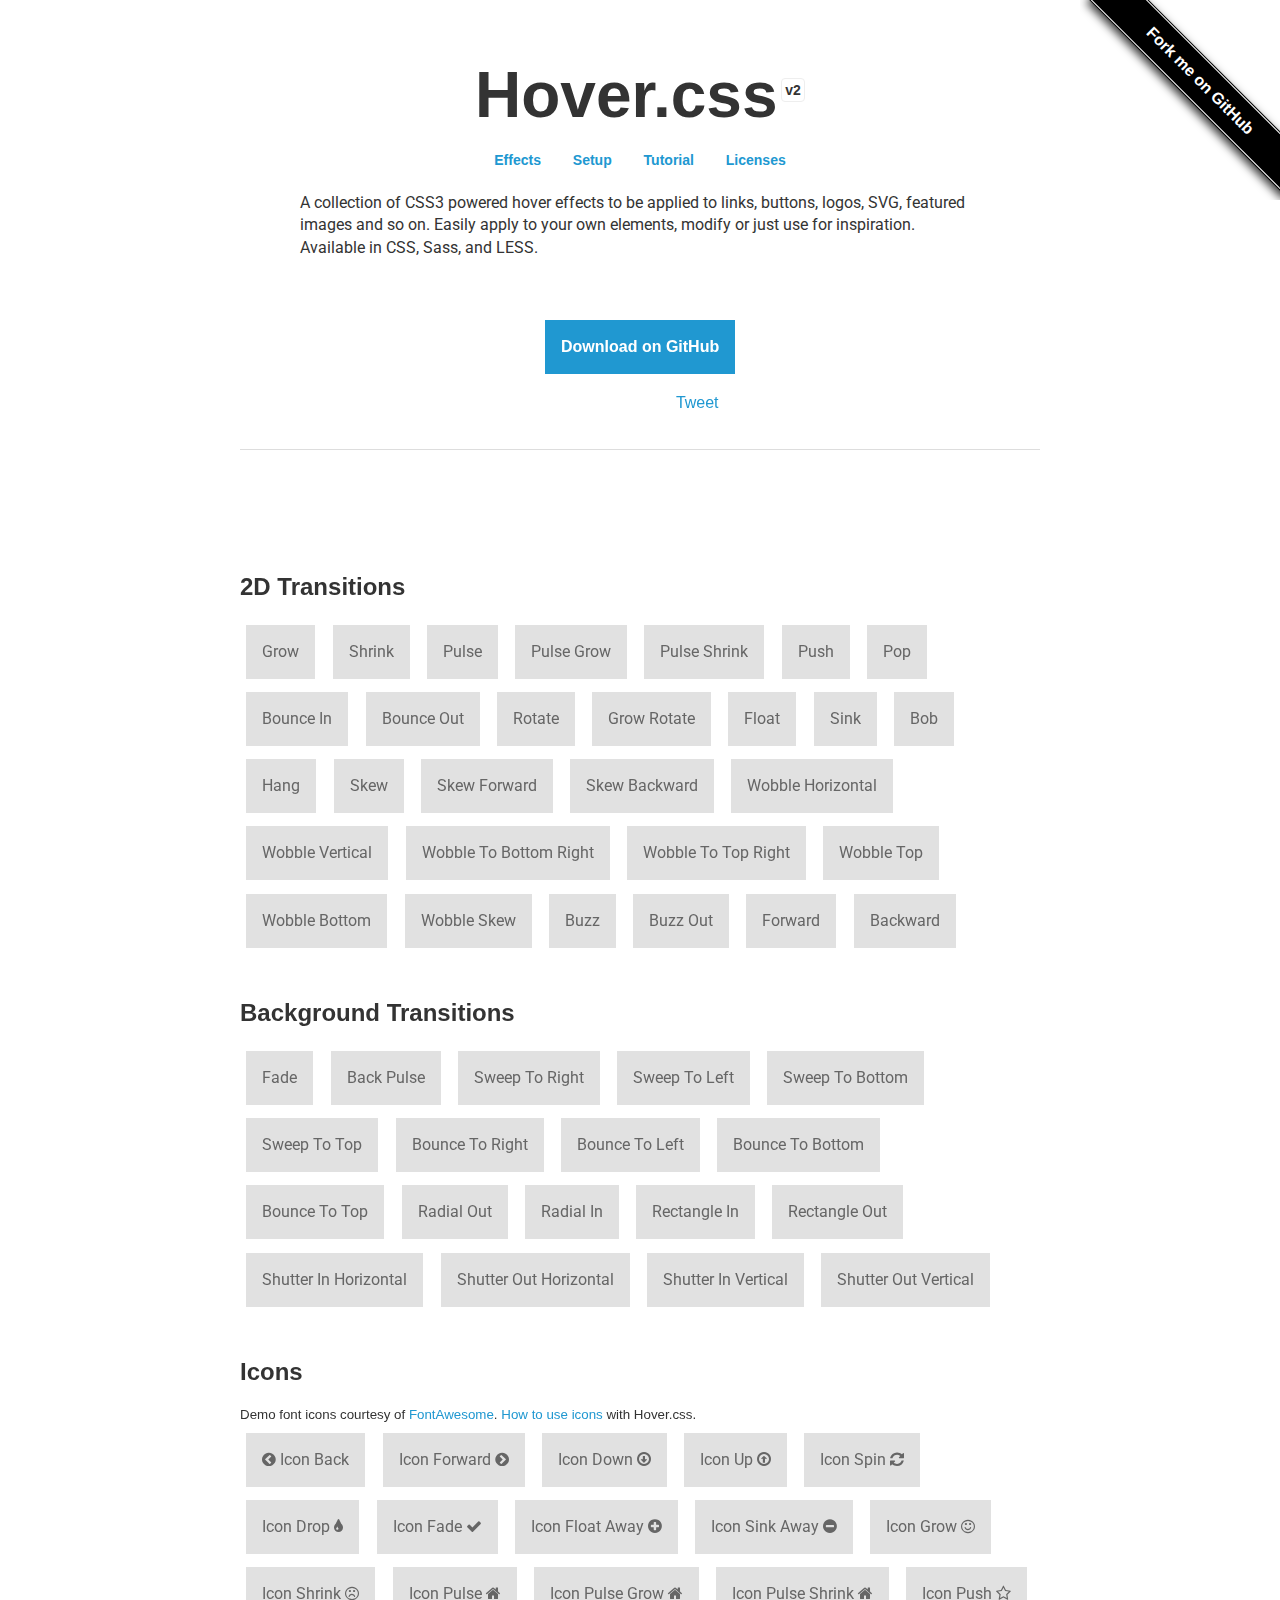
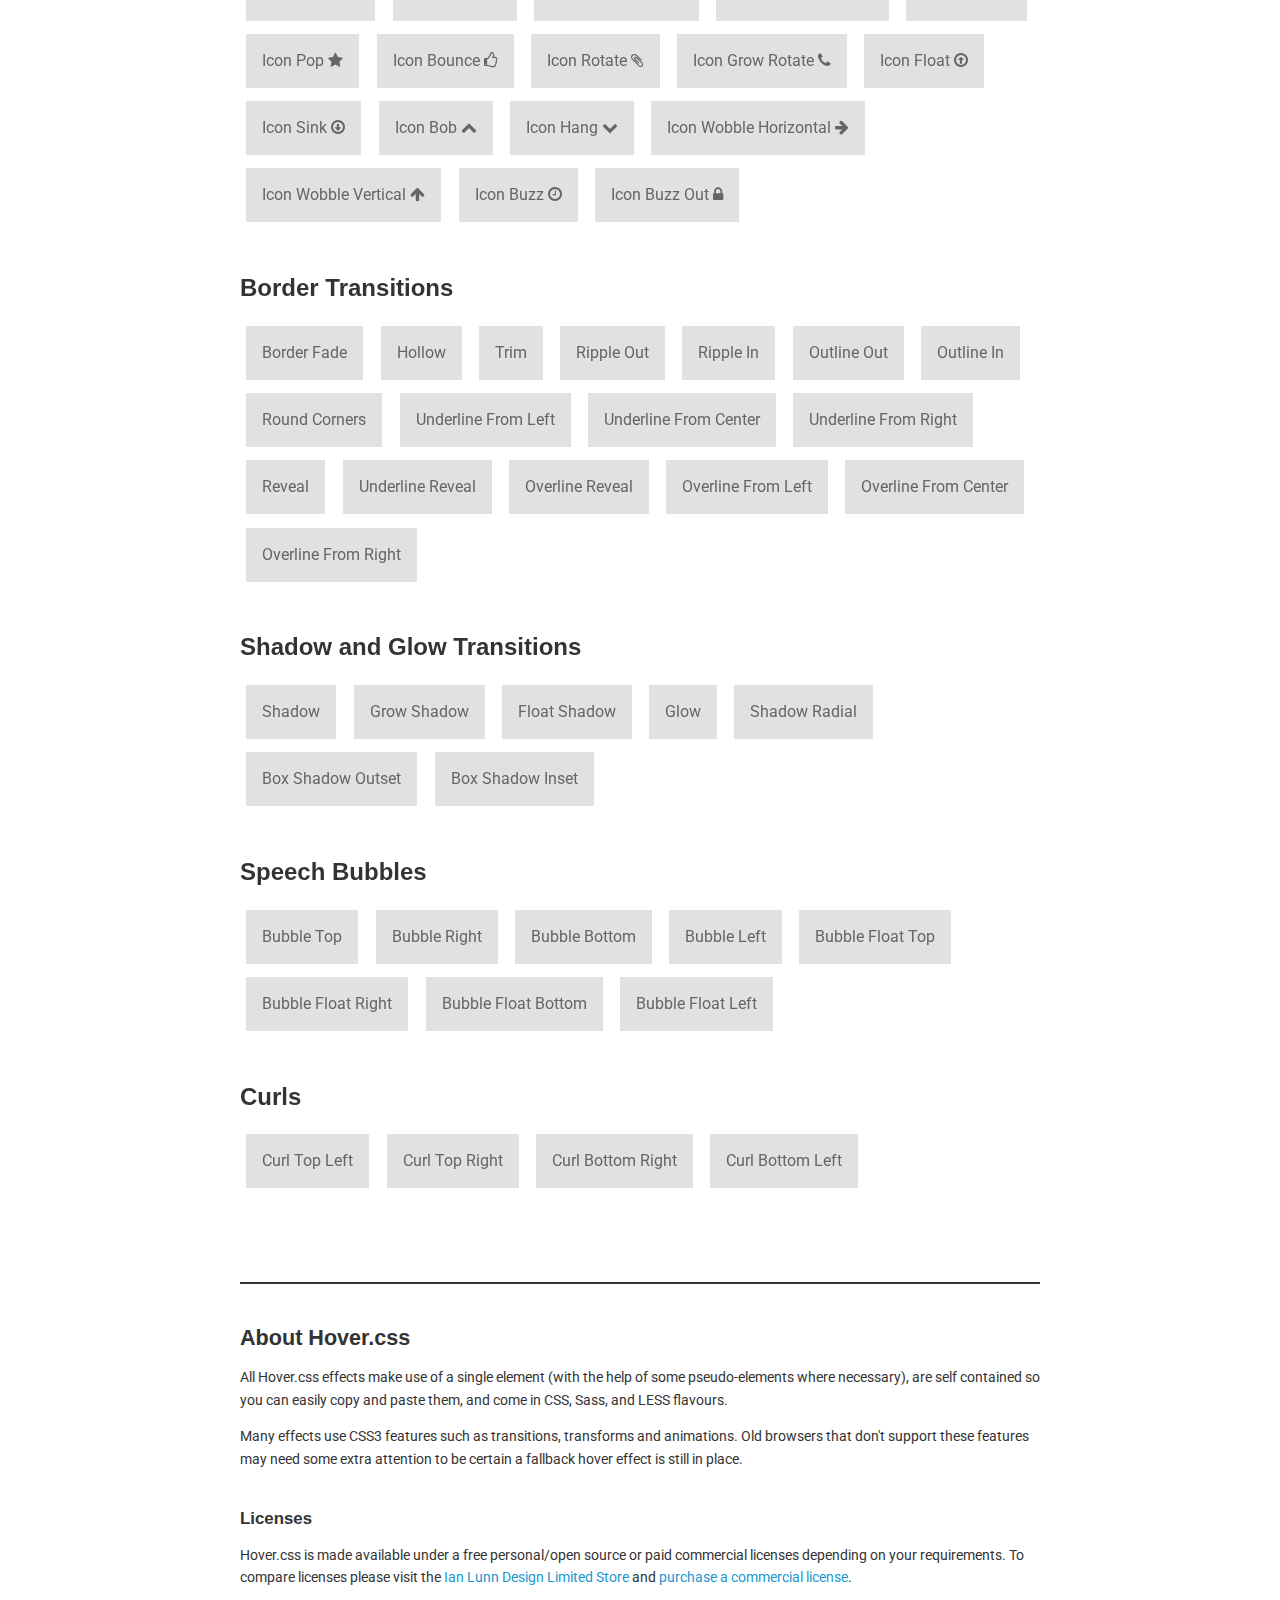
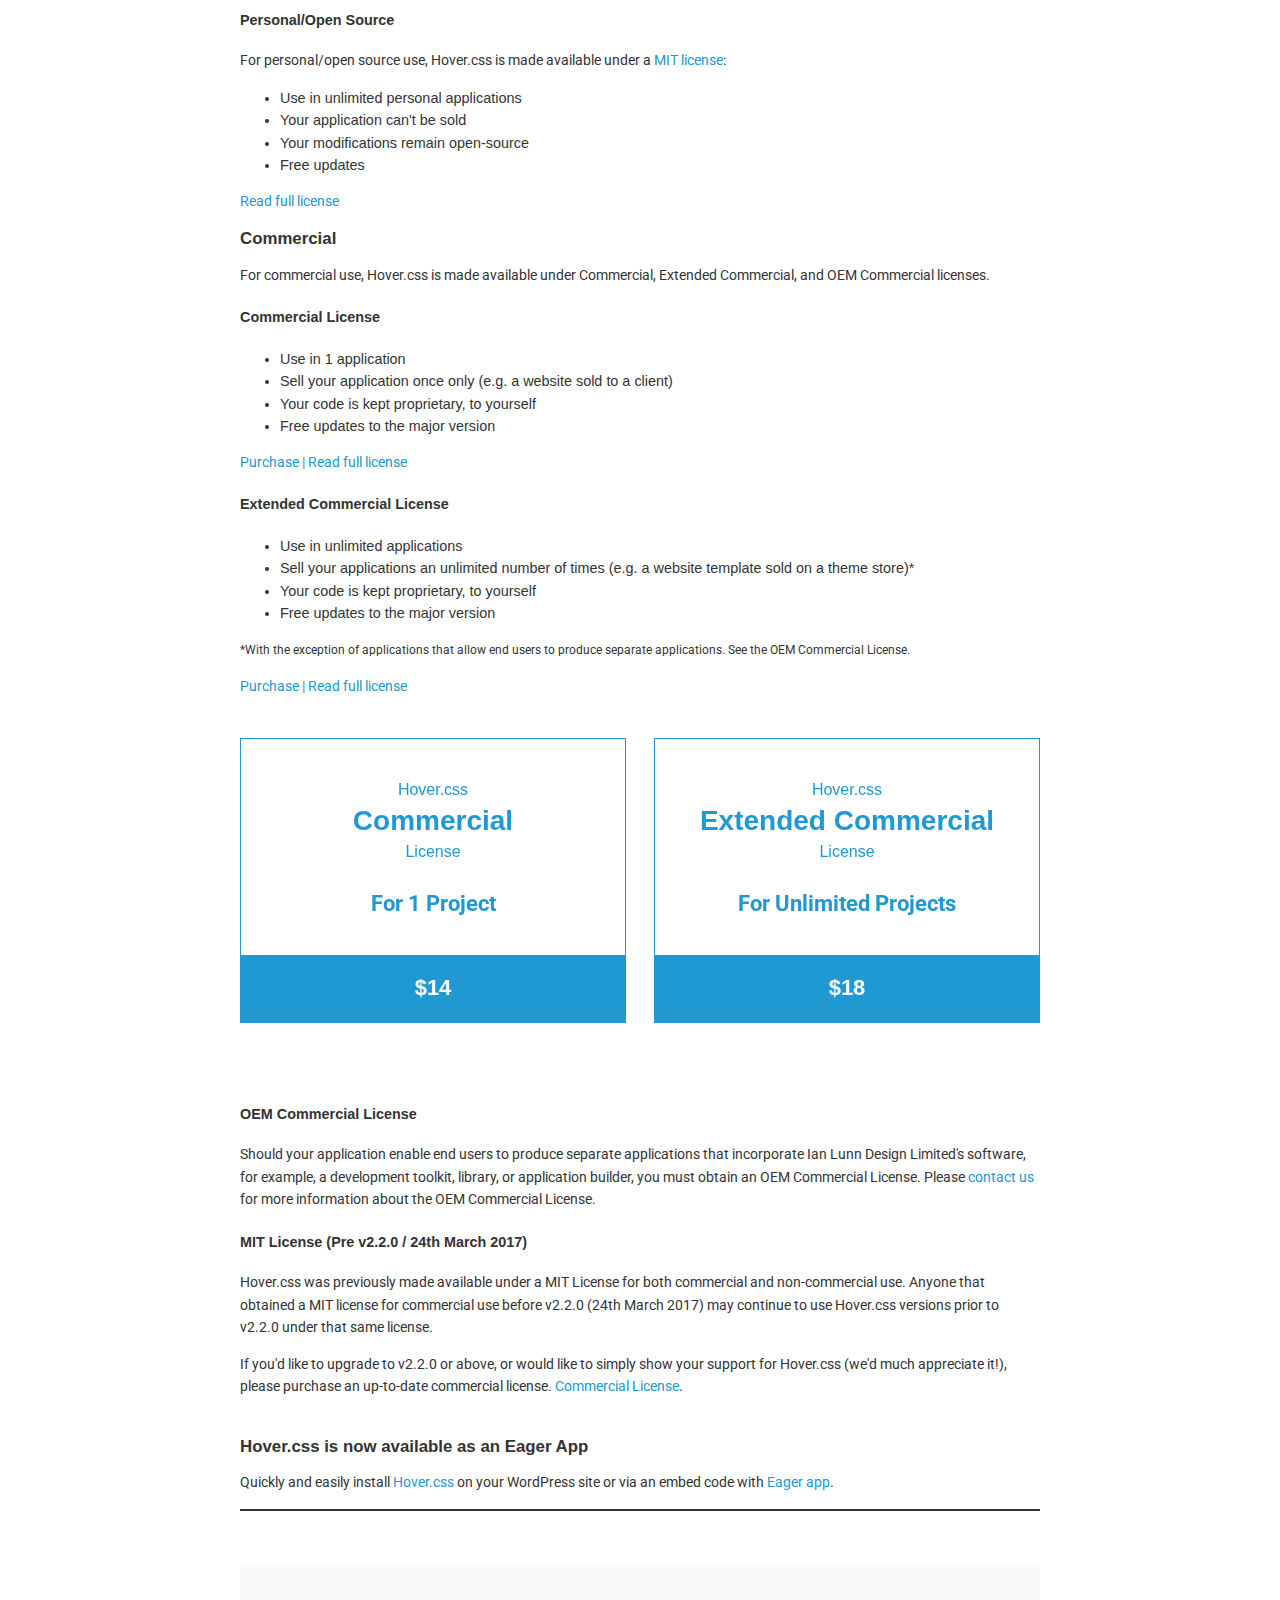
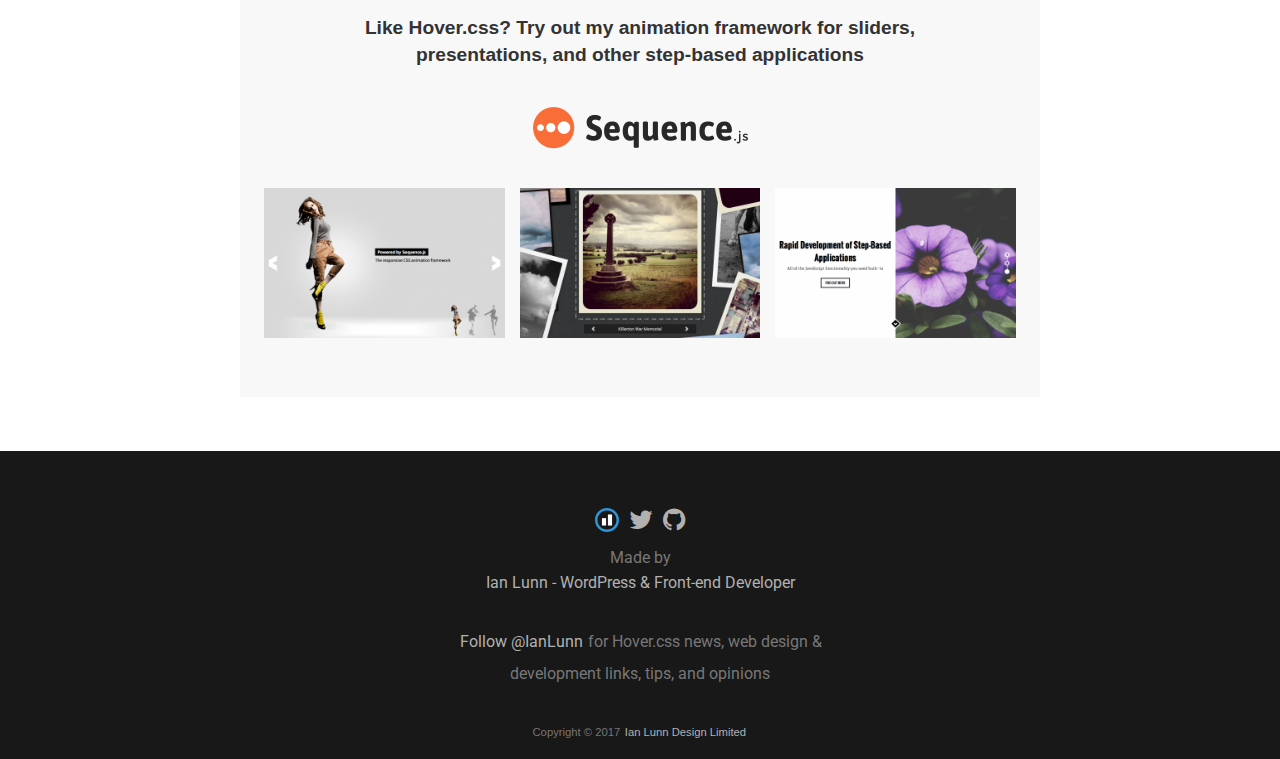
<file: HTML-CSS/Grid/Hover-master/index.html>
<!DOCTYPE html>
<html lang="en">
	<head>
		<meta charset="utf-8">
		<meta property="og:image" content="https://ianlunn.github.io/Hover/hover.jpg" />
		<meta property="og:site_name" content="Hover.css"/>
		<meta property="og:title" content="Hover.css - A collection of CSS3 powered hover effects" />
		<title>Hover.css - A collection of CSS3 powered hover effects</title>
		<link href="css/demo-page.css" rel="stylesheet" media="all">
		<link href="css/hover.css" rel="stylesheet" media="all">
		<link href="https://maxcdn.bootstrapcdn.com/font-awesome/4.2.0/css/font-awesome.min.css" rel="stylesheet" media="all">
	</head>
	<body>

		<!--[if lt IE 10]>
		<p class="browsehappy">You are using an <strong>outdated</strong> browser. Please <a href="https://browsehappy.com/">upgrade your browser</a> to improve your experience.</p>
		<![endif]-->

		<div class="main">
			<span id="forkongithub"><a href="https://github.com/IanLunn/Hover">Fork me on GitHub</a></span>

			<h1>Hover.css <a href="https://github.com/IanLunn/Hover/releases" class="sup" title="View release history">v2</a></h1>

			<nav>
				<ul>
					<li><a href="#effects" title="Effects">Effects</a></li>
					<li><a href="https://github.com/IanLunn/Hover/blob/master/README.md#hovercss" title="Setup">Setup</a></li>
					<li><a href="https://ianlunn.co.uk/articles/hover-css-tutorial-introduction/" title="hover.css Tutorial and Introduction">Tutorial</a></li>
					<li><a href="#licenses" title="Licenses">Licenses</a></li>
				</ul>
			</nav>

			<p class="intro">A collection of CSS3 powered hover effects to be applied to links, buttons, logos, SVG, featured images and so on. Easily apply to your own elements, modify or just use for inspiration. Available in CSS, Sass, and LESS.</p>

			<div class="download aligncenter">
				<a class="button cta hvr-float-shadow" href="https://github.com/IanLunn/Hover">Download on GitHub</a>
			</div>

			<div class="social aligncenter">
				<div class="social-button">
					<iframe src="https://ghbtns.com/github-btn.html?user=IanLunn&repo=Hover&type=watch&count=true" allowtransparency="true" frameborder="0" scrolling="0" width="110" height="20"></iframe>
				</div>

				<div class="social-button">
					<a href="https://twitter.com/share" class="twitter-share-button" data-related="IanLunn" data-dnt="true">Tweet</a>
				</div>
			</div>

			<hr />
			<br />

			<script async type="text/javascript" src="//cdn.carbonads.com/carbon.js?serve=CKYIE23M&placement=ianlunncouk" id="_carbonads_js"></script>

			<div id="effects" class="effects">

				<h2>2D Transitions</h2>

				<a href="#" class="hvr-grow">Grow</a>
				<a href="#" class="hvr-shrink">Shrink</a>
				<a href="#" class="hvr-pulse">Pulse</a>
				<a href="#" class="hvr-pulse-grow">Pulse Grow</a>
				<a href="#" class="hvr-pulse-shrink">Pulse Shrink</a>
				<a href="#" class="hvr-push">Push</a>
				<a href="#" class="hvr-pop">Pop</a>
				<a href="#" class="hvr-bounce-in">Bounce In</a>
				<a href="#" class="hvr-bounce-out">Bounce Out</a>
				<a href="#" class="hvr-rotate">Rotate</a>
				<a href="#" class="hvr-grow-rotate">Grow Rotate</a>
				<a href="#" class="hvr-float">Float</a>
				<a href="#" class="hvr-sink">Sink</a>
				<a href="#" class="hvr-bob">Bob</a>
				<a href="#" class="hvr-hang">Hang</a>
				<a href="#" class="hvr-skew">Skew</a>
				<a href="#" class="hvr-skew-forward">Skew Forward</a>
				<a href="#" class="hvr-skew-backward">Skew Backward</a>
				<a href="#" class="hvr-wobble-horizontal">Wobble Horizontal</a>
				<a href="#" class="hvr-wobble-vertical">Wobble Vertical</a>
				<a href="#" class="hvr-wobble-to-bottom-right">Wobble To Bottom Right</a>
				<a href="#" class="hvr-wobble-to-top-right">Wobble To Top Right</a>
				<a href="#" class="hvr-wobble-top">Wobble Top</a>
				<a href="#" class="hvr-wobble-bottom">Wobble Bottom</a>
				<a href="#" class="hvr-wobble-skew">Wobble Skew</a>
				<a href="#" class="hvr-buzz">Buzz</a>
				<a href="#" class="hvr-buzz-out">Buzz Out</a>
				<a href="#" class="hvr-forward">Forward</a>
				<a href="#" class="hvr-backward">Backward</a>


				<h2>Background Transitions</h2>

				<a href="#" class="hvr-fade">Fade</a>
				<a href="#" class="hvr-back-pulse">Back Pulse</a>
				<a href="#" class="hvr-sweep-to-right">Sweep To Right</a>
				<a href="#" class="hvr-sweep-to-left">Sweep To Left</a>
				<a href="#" class="hvr-sweep-to-bottom">Sweep To Bottom</a>
				<a href="#" class="hvr-sweep-to-top">Sweep To Top</a>
				<a href="#" class="hvr-bounce-to-right">Bounce To Right</a>
				<a href="#" class="hvr-bounce-to-left">Bounce To Left</a>
				<a href="#" class="hvr-bounce-to-bottom">Bounce To Bottom</a>
				<a href="#" class="hvr-bounce-to-top">Bounce To Top</a>
				<a href="#" class="hvr-radial-out">Radial Out</a>
				<a href="#" class="hvr-radial-in">Radial In</a>
				<a href="#" class="hvr-rectangle-in">Rectangle In</a>
				<a href="#" class="hvr-rectangle-out">Rectangle Out</a>
				<a href="#" class="hvr-shutter-in-horizontal">Shutter In Horizontal</a>
				<a href="#" class="hvr-shutter-out-horizontal">Shutter Out Horizontal</a>
				<a href="#" class="hvr-shutter-in-vertical">Shutter In Vertical</a>
				<a href="#" class="hvr-shutter-out-vertical">Shutter Out Vertical</a>


				<h2>Icons</h2>

				<small>Demo font icons courtesy of <a href="https://fortawesome.github.io/Font-Awesome/">FontAwesome</a>. <a href="https://github.com/IanLunn/Hover/#using-icon-effects">How to use icons</a> with Hover.css.</small>

				<a href="#" class="hvr-icon-back">
					<i class="fa fa-chevron-circle-left hvr-icon"></i> Icon Back
				</a>
				<a href="#" class="hvr-icon-forward">
					Icon Forward
					<i class="fa fa-chevron-circle-right hvr-icon"></i>
				</a>
				<a href="#" class="hvr-icon-down">
					Icon Down <i class="fa fa-arrow-circle-o-down hvr-icon"></i>
				</a>
				<a href="#" class="hvr-icon-up">
					Icon Up <i class="fa fa-arrow-circle-o-up hvr-icon"></i>
				</a>
				<a href="#" class="hvr-icon-spin">
					Icon Spin <i class="fa fa-refresh hvr-icon"></i>
				</a>
				<a href="#" class="hvr-icon-drop">
					Icon Drop <i class="fa fa-tint hvr-icon"></i>
				</a>
				<a href="#" class="hvr-icon-fade">
					Icon Fade <i class="fa fa-check hvr-icon"></i>
				</a>
				<a href="#" class="hvr-icon-float-away">
					Icon Float Away <i class="fa fa-plus-circle hvr-icon"></i>
				</a>
				<a href="#" class="hvr-icon-sink-away">
					Icon Sink Away <i class="fa fa-minus-circle hvr-icon"></i>
				</a>
				<a href="#" class="hvr-icon-grow">
					Icon Grow <i class="fa fa-smile-o hvr-icon"></i>
				</a>
				<a href="#" class="hvr-icon-shrink">
					Icon Shrink <i class="fa fa-frown-o hvr-icon"></i>
				</a>
				<a href="#" class="hvr-icon-pulse">
					Icon Pulse <i class="fa fa-home hvr-icon"></i>
				</a>
				<a href="#" class="hvr-icon-pulse-grow">
					Icon Pulse Grow <i class="fa fa-home hvr-icon"></i>
				</a>
				<a href="#" class="hvr-icon-pulse-shrink">
					Icon Pulse Shrink <i class="fa fa-home hvr-icon"></i>
				</a>
				<a href="#" class="hvr-icon-push">
					Icon Push <i class="fa fa-star-o hvr-icon"></i>
				</a>
				<a href="#" class="hvr-icon-pop">
					Icon Pop <i class="fa fa-star hvr-icon"></i>
				</a>
				<a href="#" class="hvr-icon-bounce">
					Icon Bounce <i class="fa fa-thumbs-o-up hvr-icon"></i>
				</a>
				<a href="#" class="hvr-icon-rotate">
					Icon Rotate <i class="fa fa-paperclip hvr-icon"></i>
				</a>
				<a href="#" class="hvr-icon-grow-rotate">
					Icon Grow Rotate <i class="fa fa-phone hvr-icon"></i>
				</a>
				<a href="#" class="hvr-icon-float">
					Icon Float <i class="fa fa-arrow-circle-o-up hvr-icon"></i>
				</a>
				<a href="#" class="hvr-icon-sink">
					Icon Sink <i class="fa fa-arrow-circle-o-down hvr-icon"></i>
				</a>
				<a href="#" class="hvr-icon-bob">
					Icon Bob <i class="fa fa-chevron-up hvr-icon"></i>
				</a>
				<a href="#" class="hvr-icon-hang">
					Icon Hang <i class="fa fa-chevron-down hvr-icon"></i>
				</a>
				<a href="#" class="hvr-icon-wobble-horizontal">
					Icon Wobble Horizontal <i class="fa fa-arrow-right hvr-icon"></i>
				</a>
				<a href="#" class="hvr-icon-wobble-vertical">
					Icon Wobble Vertical <i class="fa fa-arrow-up hvr-icon"></i>
				</a>
				<a href="#" class="hvr-icon-buzz">
					Icon Buzz <i class="fa fa-clock-o hvr-icon"></i>
				</a>
				<a href="#" class="hvr-icon-buzz-out">
					Icon Buzz Out <i class="fa fa-lock hvr-icon"></i>
				</a>


				<h2>Border Transitions</h2>

				<a href="#" class="hvr-border-fade">Border Fade</a>
				<a href="#" class="hvr-hollow">Hollow</a>
				<a href="#" class="hvr-trim">Trim</a>
				<a href="#" class="hvr-ripple-out">Ripple Out</a>
				<a href="#" class="hvr-ripple-in">Ripple In</a>
				<a href="#" class="hvr-outline-out">Outline Out</a>
				<a href="#" class="hvr-outline-in">Outline In</a>
				<a href="#" class="hvr-round-corners">Round Corners</a>
				<a href="#" class="hvr-underline-from-left">Underline From Left</a>
				<a href="#" class="hvr-underline-from-center">Underline From Center</a>
				<a href="#" class="hvr-underline-from-right">Underline From Right</a>
				<a href="#" class="hvr-reveal">Reveal</a>
				<a href="#" class="hvr-underline-reveal">Underline Reveal</a>
				<a href="#" class="hvr-overline-reveal">Overline Reveal</a>
				<a href="#" class="hvr-overline-from-left">Overline From Left</a>
				<a href="#" class="hvr-overline-from-center">Overline From Center</a>
				<a href="#" class="hvr-overline-from-right">Overline From Right</a>


				<h2>Shadow and Glow Transitions</h2>

				<a href="#" class="hvr-shadow">Shadow</a>
				<a href="#" class="hvr-grow-shadow">Grow Shadow</a>
				<a href="#" class="hvr-float-shadow">Float Shadow</a>
				<a href="#" class="hvr-glow">Glow</a>
				<a href="#" class="hvr-shadow-radial">Shadow Radial</a>
				<a href="#" class="hvr-box-shadow-outset">Box Shadow Outset</a>
				<a href="#" class="hvr-box-shadow-inset">Box Shadow Inset</a>


				<h2>Speech Bubbles</h2>

				<a href="#" class="hvr-bubble-top">Bubble Top</a>
				<a href="#" class="hvr-bubble-right">Bubble Right</a>
				<a href="#" class="hvr-bubble-bottom">Bubble Bottom</a>
				<a href="#" class="hvr-bubble-left">Bubble Left</a>
				<a href="#" class="hvr-bubble-float-top">Bubble Float Top</a>
				<a href="#" class="hvr-bubble-float-right">Bubble Float Right</a>
				<a href="#" class="hvr-bubble-float-bottom">Bubble Float Bottom</a>
				<a href="#" class="hvr-bubble-float-left">Bubble Float Left</a>


				<h2>Curls</h2>

				<a href="#" class="hvr-curl-top-left">Curl Top Left</a>
				<a href="#" class="hvr-curl-top-right">Curl Top Right</a>
				<a href="#" class="hvr-curl-bottom-right">Curl Bottom Right</a>
				<a href="#" class="hvr-curl-bottom-left">Curl Bottom Left</a>
			</div>


			<div class="footer">
				<div class="about">
					<h2>About Hover.css</h2>

					<p>All Hover.css effects make use of a single element (with the help of some pseudo-elements where necessary), are self contained so you can easily copy and paste them, and come in CSS, Sass, and LESS flavours.</p>

					<p>Many effects use CSS3 features such as transitions, transforms and animations. Old browsers that don't support these features may need some extra attention to be certain a fallback hover effect is still in place.</p>

					<br />
					<h3 id="licenses">Licenses</h3>

					<p>Hover.css is made available under a free personal/open source or paid commercial licenses depending on your requirements. To compare licenses please visit the <a href="https://ianlunn.co.uk/store/licenses/">Ian Lunn Design Limited Store</a> and <a href="https://ianlunn.co.uk/store/hover-css/">purchase a commercial license</a>.</p>

					<h4 id="personal">Personal/Open Source</h4>

					<p>For personal/open source use, Hover.css is made available under a <a href="https://opensource.org/licenses/MIT">MIT license</a>:</p>

					<ul>
						<li>Use in unlimited personal applications</li>
						<li>Your application can't be sold</li>
						<li>Your modifications remain open-source</li>
						<li>Free updates</li>
					</ul>

					<p><a href="https://ianlunn.co.uk/store/licenses/personal/">Read full license</a></p>

					<h3 id="commercial-licenses">Commercial</h3>

					<p>For commercial use, Hover.css is made available under Commercial, Extended Commercial, and OEM Commercial licenses.</p>

					<h4 id="commercial">Commercial License</h4>

					<ul>
						<li>Use in 1 application</li>
						<li>Sell your application once only (e.g. a website sold to a client)</li>
						<li>Your code is kept proprietary, to yourself</li>
						<li>Free updates to the major version</li>
					</ul>

					<p><a href="https://ianlunn.co.uk/store/hover-css/?attribute_pa_licenses=commercial">Purchase<a/> | <a href="https://ianlunn.co.uk/store/licenses/commercial/">Read full license</a></p>

					<h4 id="extended-commercial">Extended Commercial License</h4>

					<ul>
						<li>Use in unlimited applications</li>
						<li>Sell your applications an unlimited number of times (e.g. a website template sold on a theme store)*</li>
						<li>Your code is kept proprietary, to yourself</li>
						<li>Free updates to the major version</li>
					</ul>

					<p><small>*With the exception of applications that allow end users to produce separate applications. See the OEM Commercial License.</small></p>

					<p><a href="https://ianlunn.co.uk/store/hover-css/?attribute_pa_licenses=extended-commercial">Purchase<a/> | <a href="https://ianlunn.co.uk/store/licenses/extended-commercial/">Read full license</a></p>

					<div class="licenses">
						<a target="_blank" href="https://ianlunn.co.uk/store/hover-css/?attribute_pa_licenses=commercial" title="Commercial License" class="license hvr-float">
							<div class="license__content">
								<h5 class="license__title"><div>Hover.css</div> Commercial <div>License</div></h5>
								<p class="license__desc">For 1 Project</p>
							</div>
							<span class="license__button button cta">$14</span>
						</a>

						<a target="_blank" href="https://ianlunn.co.uk/store/hover-css/?attribute_pa_licenses=extended-commercial" title="Extended Commercial License" class="license hvr-float">
							<div class="license__content">
								<h5 class="license__title"><div>Hover.css</div> Extended Commercial <div>License</div></h5>
								<p class="license__desc">For Unlimited Projects</p>
							</div>
							<span class="license__button button cta">$18</span>
						</a>
					</div>

					<h4 id="oem-commercial">OEM Commercial License</h4>

					<p>Should your application enable end users to produce separate applications that incorporate Ian Lunn Design Limited's software, for example, a development toolkit, library, or application builder, you must obtain an OEM Commercial License. Please <a href="https://ianlunn.co.uk/contact/">contact us</a> for more information about the OEM Commercial License.</p>

					<h4>MIT License (Pre v2.2.0 / 24th March 2017)</h4>
					<p>Hover.css was previously made available under a MIT License for both commercial and non-commercial use. Anyone that obtained a MIT license for commercial use before v2.2.0 (24th March 2017) may continue to use Hover.css versions prior to v2.2.0 under that same license.</p>

					<p>If you'd like to upgrade to v2.2.0 or above, or would like to simply show your support for Hover.css (we'd much appreciate it!), please purchase an up-to-date commercial license. <a href="https://ianlunn.co.uk/store/hover-css/?attribute_pa_licenses=commercial" title="Commercial License">Commercial License</a>.</p>

					<br />
					<h3>Hover.css is now available as an Eager App</h3>
					<p>Quickly and easily install <a href="https://eager.io/app/AN_LdP2tOk0f">Hover.css</a> on your WordPress site or via an embed code with <a href="https://eager.io/">Eager app</a>.</p>
				</div>
			</div>

			<div class="ad">
				<h2>Like Hover.css? Try out my animation framework for sliders,<br /> presentations, and other step-based applications</h2>

				<a class="ad__logo" href="https://www.sequencejs.com/" title="Learn more about Sequence.js">
					<img src="sequence-logo.png" alt="Sequence.js" />
				</a>

				<div class="ad__preview">
					<a href="https://www.sequencejs.com/" title="Learn more about Sequence.js"><img src="modern-slide-in.png" /></a> <a class="second" href="https://www.sequencejs.com/" title="Learn more about Sequence.js"><img src="photo-stack.png" /></a> <a href="https://www.sequencejs.com/" title="Learn more about Sequence.js"><img src="two-up.png" /></a>
				</div>
			</div>

		</div>

		<div class="made-by group">
			<ul>
				<li>
					<!-- "IL" logo Copyright (c) Ian Lunn Design Limited 2017 -->
					<a cass="icon__ild" href="https://ianlunn.co.uk/" title="Ian Lunn - WordPress &amp; Front End Developer" target="_blank" class="ild-ident">
						<svg class="" onmouseenter="el=this;el.classList.add('active');setTimeout(function(){el.classList.remove('active')},600);" xmlns="https://www.w3.org/2000/svg" width="24" height="30" viewBox="0 0 52 52">
							<g class="circle-holder">
								<path class="circle" fill="#2E96D6" d="M5.4 26c0-11.4 9.2-20.6 20.6-20.6s20.6 9.2 20.6 20.6c0 11.4-9.2 20.6-20.6 20.6s-20.6-9.2-20.6-20.6zm-5.4 0c0 14.4 11.6 26 26 26s26-11.6 26-26-11.6-26-26-26-26 11.6-26 26z"></path>
							</g>
							<path class="i" fill="#fff" d="M15 22h9v16h-9v-16z"></path>
							<path class="l" fill="#fff" d="M28 14h9v24h-9v-24z"></path>
						</svg>
					</a>
				</li>
				<li><a class="icon__twitter" href="https://twitter.com/IanLunn/" title="Ian Lunn on Twitter" target="_blank"><i class="fa fa-twitter"></i></a></li>
				<li><a class="icon__github" href="https://github.com/IanLunn/Hover/" title="Hover.css on GitHub" target="_blank"><i class="fa fa-github"></i></a></li>
			</ul>
			<p>Made by<br /><a href="https://ianlunn.co.uk/" title="Ian Lunn - WordPress &amp; Front End Developer" target="_blank">Ian Lunn - WordPress &amp; Front-end Developer</a></p>

			<p class="follow"><a href="https://twitter.com/IanLunn" class="twitter-follow-button" data-show-count="false" data-dnt="true" data-size="large">Follow @IanLunn</a> for Hover.css news, web design &amp;<br /> development links, tips, and opinions</p>
			<small>Copyright &copy; 2017 <a href="https://ianlunn.co.uk/" title="Ian Lunn - WordPress &amp; Front End Developer" target="_blank">Ian Lunn Design Limited</a></small>
		</div>

		<script>
			/**
			 * Used to demonstrate Hover.css only. Not required when adding
			 * Hover.css to your own pages. Prevents a link from being
			 * navigated and gaining focus.
			 */
			var effects = document.querySelectorAll('.effects')[0];

			effects.addEventListener('click', function(e) {

				if (e.target.className.indexOf('hvr') > -1) {
					e.preventDefault();
					e.target.blur();

				}
			});
		</script>

		<script>!function(d,s,id){var js,fjs=d.getElementsByTagName(s)[0],p=/^https:/.test(d.location)?'http':'https';if(!d.getElementById(id)){js=d.createElement(s);js.id=id;js.src=p+'://platform.twitter.com/widgets.js';fjs.parentNode.insertBefore(js,fjs);}}(document, 'script', 'twitter-wjs');</script>

		<script>
		  (function(i,s,o,g,r,a,m){i['GoogleAnalyticsObject']=r;i[r]=i[r]||function(){
		  (i[r].q=i[r].q||[]).push(arguments)},i[r].l=1*new Date();a=s.createElement(o),
		  m=s.getElementsByTagName(o)[0];a.async=1;a.src=g;m.parentNode.insertBefore(a,m)
		  })(window,document,'script','//www.google-analytics.com/analytics.js','ga');

		  ga('create', 'UA-11991680-4', 'ianlunn.github.io');
		  ga('send', 'pageview');
		</script>
	</body>
</html>
</file>
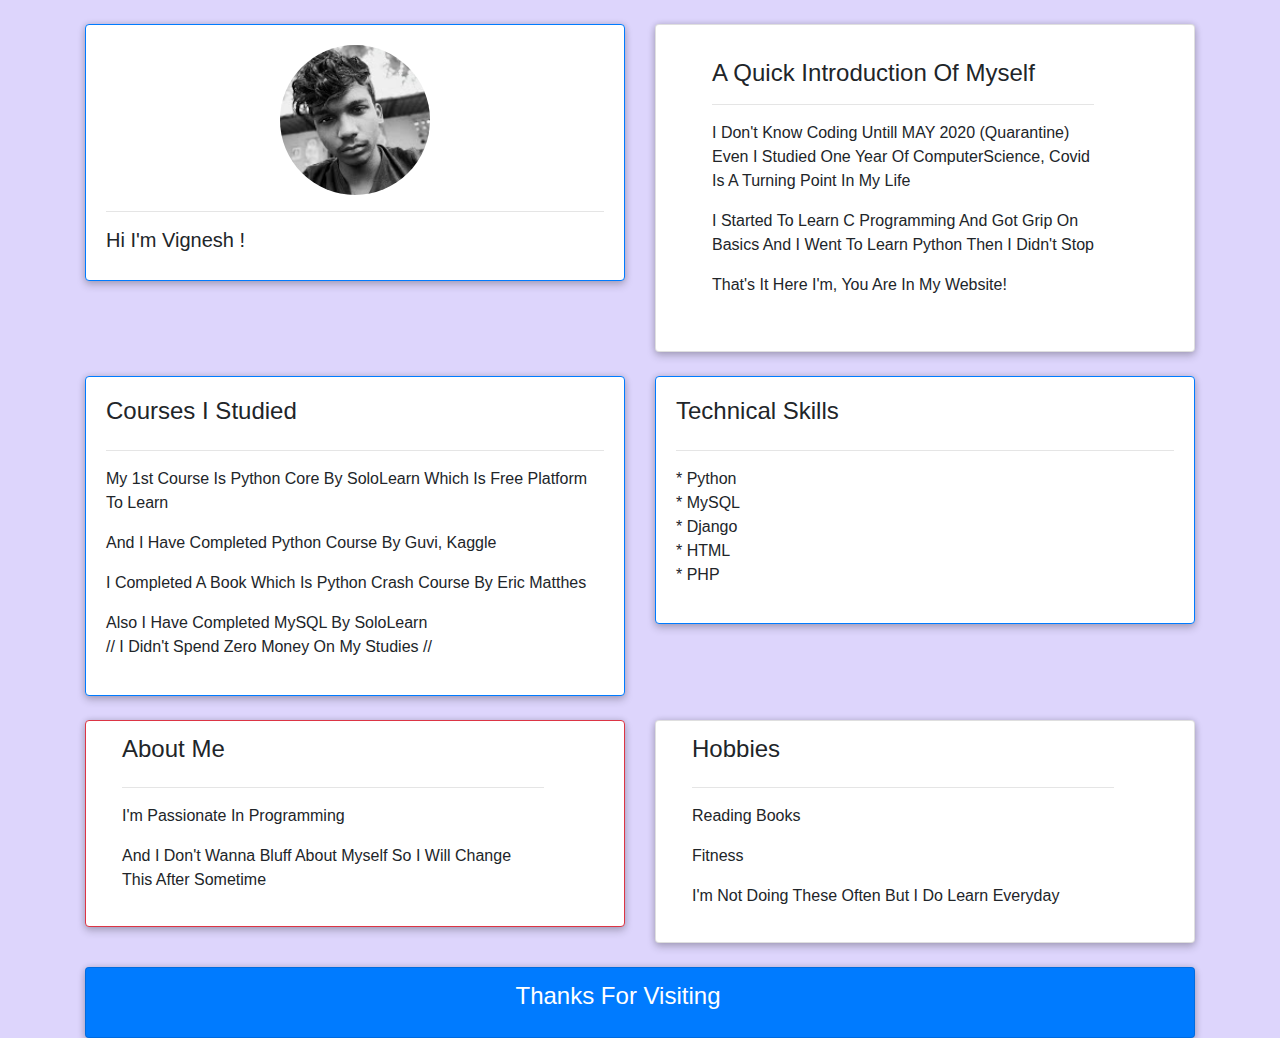
<file: HTML-CSS/about me/home.html>
<!DOCTYPE html>
<html>
<head>
    <title> About Vignxs </title>
    <meta charset="UTF-8" >
    <meta http-equiv="X-UA-Compatible" content="IE=edge">
    <meta name="viewport" content="width=device-width, initial-scale=1, shrink-to-fit=no"> 
    <link href ="main.css" rel="stylesheet" type="text/css"/>
    <link rel="stylesheet" href="https://stackpath.bootstrapcdn.com/bootstrap/4.3.1/css/bootstrap.min.css" integrity="sha384-ggOyR0iXCbMQv3Xipma34MD+dH/1fQ784/j6cY/iJTQUOhcWr7x9JvoRxT2MZw1T" crossorigin="anonymous">
</head>
<body>
    <br>
    <div class="container">
        
        <div class="row">
            <div class="col-md">
                <div class="card card-body  border-primary" id="profile-wrappper">
                    <img id="profile-pic" src ="vignxs.jpg" class="img-fluid" alt="Responsive image">
                    <hr>
                    <h5>Hi I'm Vignesh ! </h5>        
                </div>
            </div>
            <div class="col-md">
                <div class="card">
                    
                    <div class="card-body border-primary">
                        
                        <h4>A Quick Introduction of Myself</h4>
                        <hr>
                        <p>I Don't Know Coding Untill MAY 2020 (quarantine) Even I Studied  One Year of ComputerScience, Covid is a Turning Point in My Life</p>
                        <p>I Started to Learn C Programming and Got Grip on Basics and I Went to Learn Python Then I Didn't Stop </p>
                        <p>That's It Here I'm, You Are in My Website!</p>
                    </div>
                </div>   
            </div>
        </div>
        <br>
        <div class="row">
            <div class="col-md">
                <div class="card card-body border-primary">
                    <h4>Courses I Studied</h4>
                    <hr>  
                    <p>My 1st Course is Python Core by SoloLearn Which is Free Platform to Learn </p>  
                    <p>And I Have Completed Python Course by Guvi, Kaggle</p>
                    <p>I Completed a Book which is Python Crash Course by Eric Matthes </p>
                    <p>Also I Have Completed MySQL by SoloLearn <br> // I Didn't Spend Zero Money On My Studies //</p>
                </div>
            </div>
            <div class="col-md">
                <div class="card card-body border-primary">
                    <h4>Technical skills</h4>
                    <hr>
                    <p>* Python<br>
                        * MySQL<br>
                        * Django<br>
                        * HTML<br>
                        * PHP</p>
                </div>
            </div>
        </div>
        <br>
        <div class="row">
            <div class="col-md">
                <div class="card border-danger">
                    <h4>About Me</h4>
                    <hr>
                    <p>I'm Passionate in Programming</p>
                    <p>and I Don't Wanna Bluff About Myself so I Will Change This After Sometime </p>
                </div>
            </div>
            <div class="col-md">
                <div class="card">
                    <h4>Hobbies</h4>
                    <hr>
                    <p>Reading Books</p>
                    <p>Fitness</p>
                    <p> I'm Not Doing These Often But I Do Learn Everyday </p>
                </div>
            </div>
        </div>
        <br>
        
        <div  class="row">
            <div class="col-md">
                <div class="card  text-white bg-primary">
                <h4><center>Thanks for Visiting</center></h4>
                </div
            </div>
        </div>
        <br>
        
        <br>  
    </div>

</body>
</html>
</file>
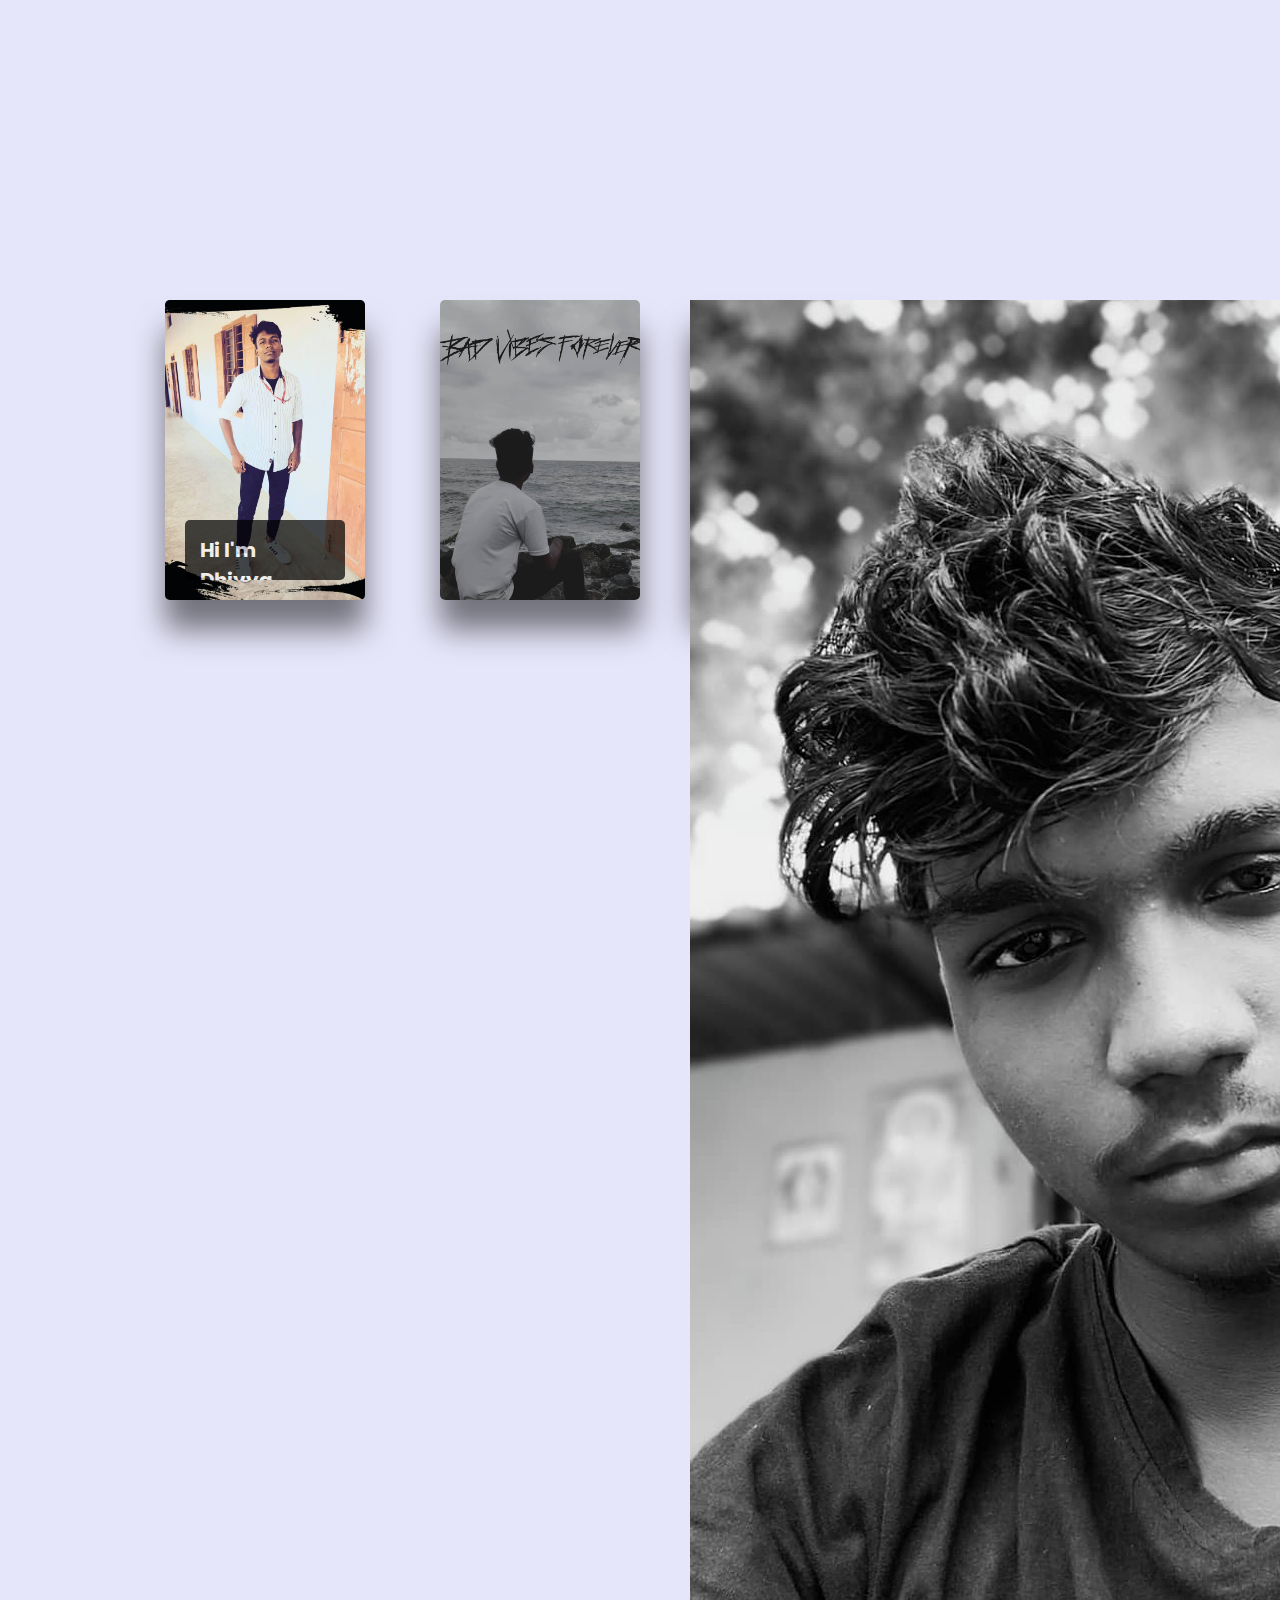
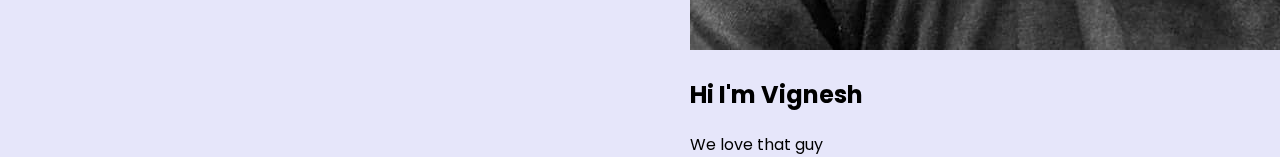
<file: HTML-CSS/Fam/home.html>
<!DOCTYPE html>
<html lang="en" dir="ltr">
<head>
    <meta charset="UTF-8">
    <title>Fam Projct</title>
    <meta http-equiv="X-UA-Compatible" content="IE=edge">
    <meta name="viewport" content="width=device-width, initial-scale=1, shrink-to-fit=no"> 
    <link href ="main.css" rel="stylesheet">
</head>
<body>
    
    <div class="container">
        <div class="box1">
            <div class="imgBx">
              <img src="img5.jpg">
            </div>
            <div class="content">
                <h2> Hi I'm Dhivya </h2>
                <p>One Of The best</p>
            </div>
        </div>
        <div class="flip-card">
            <div class="flip-card-inner">
              <div class="flip-card-front">
                <img src="img2.jpg">
              </div>
              <div class="flip-card-back">
                <h2>Hi I'm Vignesh</h2>
                <p>We love that guy</p>
              </div>
            </div>
        </div> 
        <div class="card1">
          <div class="card1-no1">
            <div class="card1-no2">
              <img src="img3.jpg">
            </div>
            <div class="card1-no3">
              <h2>Hi I'm Vignesh</h2>
              <p>We love that guy</p>
            </div>
          </div>
      </div>
    </div>

    
</body>
</html>
</file>
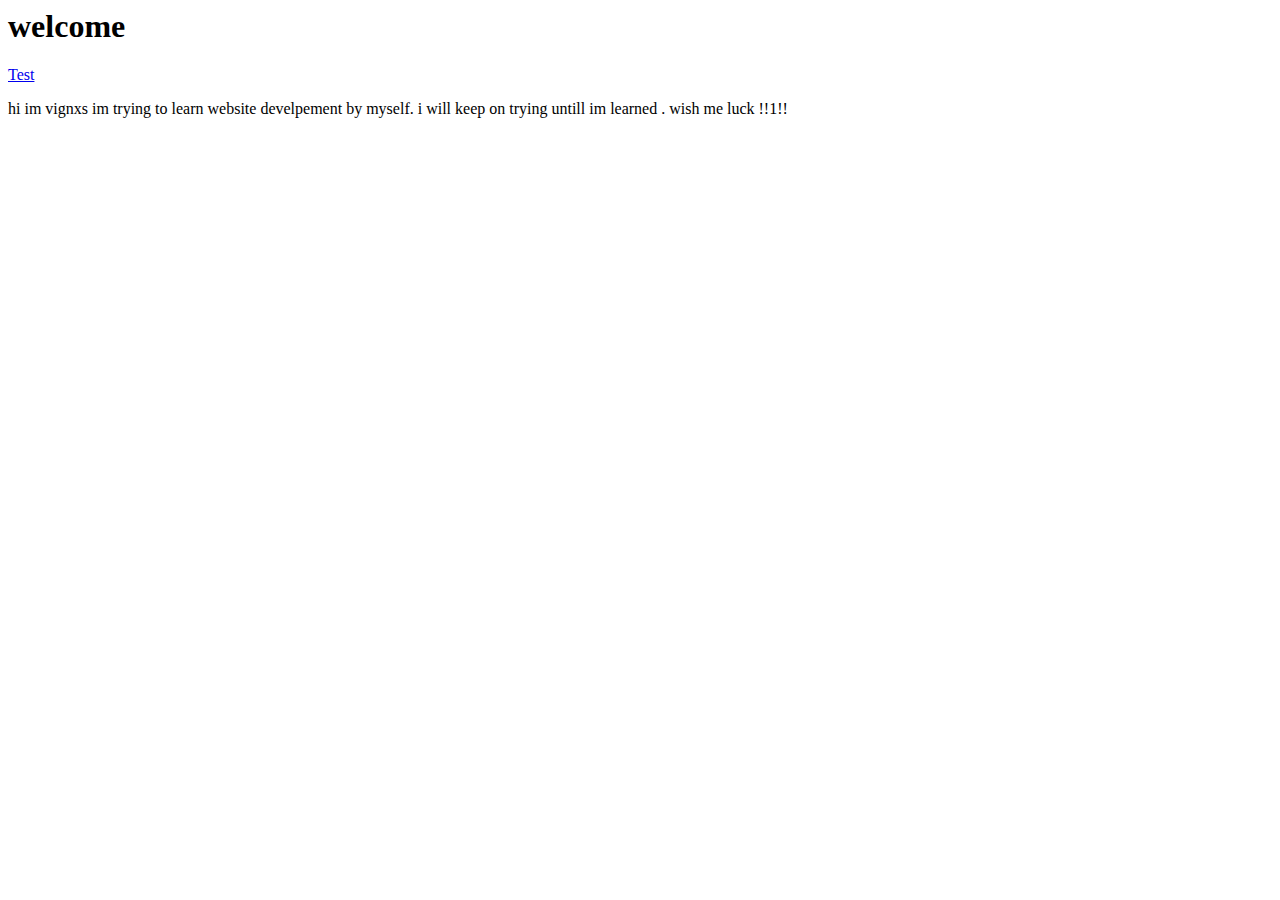
<file: HTML-CSS/First Code/starting .html>
<html>
<head>
<title> vignxs </title>
</head>
<body bg color: "cyan">
<h1> welcome </h1>
<a href="/Resourses/h.html"> Test</a>
<p> hi im vignxs im trying to learn website develpement by myself.
i will keep on trying untill im learned . wish me luck !!1!!</p1>
</body>
</html>
</file>
<file: HTML-CSS/Grid/Hover-master/css/demo-page.css>
/*
 * Hover.css - Demo Page
 * Author: Ian Lunn @IanLunn
 * Author URL: http://ianlunn.co.uk/
 * Github: https://github.com/IanLunn/Hover
 * Hover.css Copyright Ian Lunn 2017.
 */

/**
 * The following are default styles for the demo page,
 * you don't need to include these on your own site.
 */

@import url(http://fonts.googleapis.com/css?family=Roboto);

body {
  margin: 0;
  padding: 40px 0 0 0;
  font-family: sans-serif;
  color: #333;
  line-height: 140%;
}

hr {
  margin-top: 2em;
  background-color: #ddd;
  border: none;
  height: 1px;
}


nav ul {
  margin: 0;
  padding: 0;
  text-align: center;
  font-size: .875em;
  font-weight: 700;
}
nav li {
  list-style: none;
  display: block;
  margin-left: 1em;
  margin-right: 1em;
}
@media only screen and (min-width: 768px) {
  nav li {
    display: inline-block;
  }
}

.sep {
  color: #ddd;
  margin: 0 4px;
}

#carbonads {
  --width: 180px;
  --font-size: 14px;
}

#carbonads {
  font-family: -apple-system, BlinkMacSystemFont, "Segoe UI", Roboto, Oxygen-Sans, Ubuntu, Cantarell, "Helvetica Neue", Helvetica, Arial, sans-serif;
  display: block;
  overflow: hidden;
  margin: 0 auto;
  margin-bottom: 20px;
  max-width: var(--width);
  border-radius: 4px;
  text-align: center;
  box-shadow: 0 0 0 1px hsla(0, 0%, 0%, .1);
  background-color: hsl(0, 0%, 98%);
  font-size: var(--font-size);
  line-height: 1.5;
}

#carbonads a {
  color: inherit;
  text-decoration: none;
}

#carbonads a:hover {
  color: inherit;
}

#carbonads span {
  position: relative;
  display: block;
  overflow: hidden;
}

.carbon-img {
  display: block;
  margin-bottom: 8px;
  max-width: var(--width);
  line-height: 1;
}

.carbon-img img {
  display: block;
  margin: 0 auto;
  max-width: var(--width) !important;
  width: var(--width);
  height: auto;
}

.carbon-text {
  display: block;
  padding: 0 1em 8px;
}

.carbon-poweredby {
  display: block;
  padding: 10px var(--font-size);
  background: repeating-linear-gradient(-45deg, transparent, transparent 5px, hsla(0, 0%, 0%, .025) 5px, hsla(0, 0%, 0%, .025) 10px) hsla(203, 11%, 95%, .4);
  text-transform: uppercase;
  letter-spacing: .5px;
  font-weight: 600;
  font-size: 9px;
  line-height: 0;
}

@media only screen and (min-width: 320px) and (max-width: 759px) {
  #carbonads {
    float: none;
    margin: 0 auto;
    max-width: 330px;
  }
  #carbonads span {
    position: relative;
  }
  #carbonads > span {
    max-width: none;
  }
  .carbon-img {
    float: left;
    margin: 0;
  }

  .carbon-img img {
    max-width: 130px !important;
  }
  .carbon-text {
    float: left;
    margin-bottom: 0;
    padding: 8px 20px;
    text-align: left;
    max-width: calc(100% - 130px - 3em);
  }
  .carbon-poweredby {
    left: 130px;
    bottom: 0;
    display: block;
    width: 100%;
  }
}

.main {
  max-width: 800px;
  margin: 0 auto;
  padding: 0 20px;
}

.browsehappy {
    position: absolute;
    top: 0;
    right: 0;
    left: 0;
    padding: 1em;
    background: black;
    color: white;
    text-align: center;
}

img {
  border: none;
}

small {
    display: block;
}

p,
[class^="hvr-"] {
    font-family: 'Roboto', sans-serif;
}

[class^="hvr-"] {
  margin: .4em;
  padding: 1em;
  cursor: pointer;
  background: #e1e1e1;
  text-decoration: none;
  color: #666;
  /* Prevent highlight colour when element is tapped */
  -webkit-tap-highlight-color: rgba(0,0,0,0);

  /* Smooth fonts */
  -webkit-font-smoothing: antialiased;
	-moz-osx-font-smoothing: grayscale;
}

.aligncenter {
  text-align: center;
}

.sup {
    vertical-align: super;
    margin-left: -1em;
    padding: .21875em;
    line-height: 100%;
    font-size: .21875em;
    border: #eee solid 1px;
    border-radius: 4px;
    color: inherit;
}

.sup:hover {
    background: #eee;
}

a {
    color: #2098D1;
    text-decoration: none;
}

.footer a:hover,
.nav:hover {
    color: #207AD1;
}

.nav {
  display: inline-block;
  font-size: .8em;
}

.nav.hvr-icon-down,
.nav.hvr-icon-forward {
  padding-right: 1.2em;
}

.nav.hvr-icon-down::before,
.nav.hvr-icon-forward::before {
  right: 0;
}

.nav:hover,
.nav:focus,
.nav:active {
  text-decoration: none;
}

.intro {
  max-width: 680px;
  margin: 20px auto 0 auto;
}

.button.cta {
  display: inline-block;
  position: relative;
  margin: 1.2em 0 1em 0;
  padding: 1em;
  background: #2098D1;
  border: none;
  text-decoration: none;
  font-weight: 700;
  color: white;
}

.effects {
  margin-top: 6em;
}

h1 {
  text-align: center;
  font-size: 3em;
}

h2 {
  margin-top: 2em;
}

h3 {
  margin: 0;
}

.about {
  border-top: #333 solid 2px;
  border-bottom: #333 solid 2px;
}

.footer {
  overflow: hidden;
  width: auto;
  margin-top: 6em;
  font-size: .9em;
}

.footer a {
  text-decoration: none;
}

.credit {
  font-size: .8em;
  font-weight: normal;
}

.licenses {
  margin-top: 40px;
  margin-bottom: 60px;
}

.licenses:after {
  display: block;
  content: '';
  clear: both;
}

.license {
  display: block !important;
  margin-bottom: 20px;
  text-align: center;
  border: #2098D1 solid 1px;
}

.license:focus,
.license:hover {
  border-color: #207AD1;
}

.license:focus .button,
.license:hover .button {
  background-color: #207AD1;
  color: white;
}

.license__content {
  padding: 25px 10px;
}

.license__title {
  margin: 0;
  font-size: 28px;
  line-height: 1.4;
}

.license__title div {
  font-size: 16px;
  font-weight: 400;
}

.license__desc {
  margin-top: 30px;
  margin-bottom: 0;
  font-size: 22px;
  font-weight: 700;
}

.license__button.cta {
  display: block;
  margin: 0;
  font-size: 22px;
}

@media only screen and (min-width: 568px) {
  .license {
    width: 48%;
    float: left;
  }

  .license:nth-child(2) {
    float: right;
  }

  .license__content {
    padding: 40px 10px;
  }
}

.download {
  margin-top: 2.6em;
}

.social-button {
  display: inline-block;
  vertical-align: middle;
}

.twitter-follow-button {
    display: block;
    margin: 0 auto;
}

.follow {
    margin-bottom: 20px;
    line-height: 200%;
}

.made-by {
  display: block;
  margin-top: 3em;
  padding-top: 3em;
  padding-bottom: 1em;
  font-family: $fontFeature;
  font-size: 1.125em;
  text-align: center;
  line-height: 1.6;
  background: #181818;
  color: #777;
}

.made-by svg {
  display: block;
}

.made-by ul,
.made-by p {
  margin: 0;
  padding: 0;
}

.made-by ul {
  margin-bottom: .25em;
}

.made-by li {
  display: inline-block;
  vertical-align: middle;
  line-height: 1;
}

.made-by p {
  margin-top: .4em;
  font-size: .875em;
}

.made-by a {
  display: inline-block;
  padding: 0 .125em;
  color: #B1B1B1;
  transition-duration: .2s;
  transition-property: color;
}

.made-by a:focus,
.made-by a:hover {
  color: white;
}

.made-by i {
  font-size: 26px;
  height: 30px;
}

.made-by .follow {
  margin-top: 2em;
}

.made-by .follow iframe {
  display: block;
  margin-left: auto;
  margin-right: auto;
  margin-bottom: .5em;
}

.made-by small {
  display: block;
  margin-top: 3em;
  font-size: .625em;
}

@-webkit-keyframes circle {
  50% {
    -webkit-transform: scale(1.26923077);
    transform: scale(1.26923077);
  }
}

@keyframes circle {
  50% {
    transform: scale(1.26923077);
  }
}

@-webkit-keyframes initials {
  50% {
    -webkit-transform: translateY(-8px) translateZ(0);
    transform: translateY(-8px) translateZ(0);
  }
}

@keyframes initials {
  50% {
    transform: translateY(-8px) translateZ(0);
  }
}

.ild-ident {
  display: block;
}

.ild-ident svg {
  display: block;
  overflow: visible;
  transform: scale(1) translateZ(0);
}

.ild-ident .circle-holder {
  transform: translate(-7px, -7px);
}

.ild-ident .circle {
  transform: translate(7px, 7px);
}

.ild-ident .active .i {
  animation: initials .4s ease-in-out;
}

.ild-ident .active .l {
  animation: initials .4s .2s ease-in-out;
}

.ild-ident .active .circle {
  animation: circle .5s .1s ease-in-out;
}

#forkongithub {
    display: none;
}

#forkongithub a {
  background: #000;
  color: #fff;
  text-decoration: none;
  font-family: arial, sans-serif;
  text-align: center;
  font-weight: bold;
  padding: 5px 40px;
  font-size: 1rem;
  line-height: 2rem;
  position: relative;
  -webkit-transition: 0.5s;
  transition: 0.5s;
}

#forkongithub a:hover,
#forkongithub a:focus,
#forkongithub a:active {
  background: #2098D1;
  color: #fff;
}

#forkongithub a::before,
#forkongithub a::after {
  content: "";
  width: 100%;
  display: block;
  position: absolute;
  top: 1px;
  left: 0;
  height: 1px;
  background: #fff;
}

#forkongithub a::after {
  bottom: 1px;
  top: auto;
}

.ad {
  margin-top: 3.5em;
  padding: 3em 1.5em;
  background: #f8f8f8;
  text-align: center;
}

.ad h2 {
  margin: 0;
  margin-bottom: 2em;
  line-height: 1.4;
  font-size: 1.2em;
}

.ad a {
  display: inline-block;
  margin: 0 auto 2em auto;
}

.ad__preview {
  font-size: 0;
}

.ad__preview a {
  display: block;
  width: 75%;
}

.ad__preview img {
  width: 100%;
}

@media only screen and (min-width: 360px) {
  h1 {
    font-size: 4em;
  }
}

@media screen and (min-width: 640px) {
  #forkongithub {
    position: absolute;
    display: block;
    top: 0;
    right: 0;
    width: 200px;
    overflow: hidden;
    height: 200px;
  }

  #forkongithub a {
    width: 200px;
    position: absolute;
    top: 60px;
    right: -60px;
    -webkit-transform: rotate(45deg);
    -ms-transform: rotate(45deg);
    transform: rotate(45deg);
    box-shadow: 4px 4px 10px rgba(0,0,0,0.8);
  }

  .ad__preview a {
    display: inline-block;
    width: 32%;
  }

  .ad__preview .second {
    margin: 0 2%;
  }
}
</file>
<file: HTML-CSS/about me/main.css>
body {
    margin: 0;
    font-family: -apple-system,BlinkMacSystemFont,"Segoe UI",Roboto,"Helvetica Neue",Arial,"Noto Sans",sans-serif,"Apple Color Emoji","Segoe UI Emoji","Segoe UI Symbol","Noto Color Emoji";
    text-transform: capitalize;
    background-color: #ddd5fc !important;
}

#profile-wrapper{
    text-align: center;
}

#profile-pic{
    width:150px;
    height: 100%;
    border-radius: 50%;
    margin-left: auto;
    margin-right: auto;
}

.card{
    border-radius: 8px;
    background: #000;
    box-shadow: 0 4px 8px 0 rgba(0,0,0,.2), 0 0 6px rgba(0,0,0,.15);
    transition: .3s transform cubic-bezier(.155,1.105,.295,1.12),.3s box-shadow,.3s -webkit-transform cubic-bezier(.155,1.105,.295,1.12);
    padding: 14px 80px 18px 36px;
    cursor: pointer;
} 

.card-img-top{
    width: 100%;
    height: 15vw;
    object-fit: cover;
} 

.card:hover{
    transform: scale(1.03);
  box-shadow: 0 10px 20px rgba(0,0,0,.2);
}


/* // Extra small devices (portrait phones, less than 576px)
// No media query for `xs` since this is the default in Bootstrap

// Small devices (landscape phones, 576px and up) */
@media (min-width: 576px) {
    .container{
        background-color: #ddd5fc;
    }
}

 /* // Medium devices (tablets, 768px and up) */
@media (min-width: 768px) {
    .container{
        background-color: #ddd5fc;
    }
}

/* /* // Large devices (desktops, 992px and up) * */
@media (min-width: 992px) {
    .container{
        background-color: #ddd5fc;
    }
}

 /* // Extra large devices (large desktops, 1200px and up)  */
@media (min-width: 1200px) {
    .container{
        background-color: #ddd5fc;
    }
}
</file>
<file: HTML-CSS/Fam/main.css>
@import url('https://fonts.googleapis.com/css?family=Poppins');
@import url('https://fonts.googleapis.com/css?family=Exo:700');
@import url('https://fonts.googleapis.com/css?family=Abel');

body{
    margin :0;
    padding: 0;
    display: flex;
    justify-content: center;
    align-items: center;
    min-height: 100vh;
    background-color: lavender !important;
    font-family: 'Poppins',sans-serif;
}

.container{
    width: 1000px;
    display: flex;
    flex-wrap: wrap;
    justify-content: space-between;
}

.box1
{
    position: relative;
    left: 25px;
    width: 200px;
    height: 300px;
    background: cadetblue;
    border-radius: 5px;
    box-shadow: 0 30px 30px rgba(0,0,0,.5);
}
 .box1 .imgBx
 {
     position: absolute;
     top: 0;
     left: 0;
     width: 100%; 
    height: 100%;
 }

 .box1 .imgBx img
 {
    position: absolute;
    top: 0;
    left: 0;
    width: 100%;
    height: 100%;
    object-fit: cover;
    border-radius: 5px;
    transition: .05s;
}

.box1:hover .imgBx img
{

    opacity: 70%;
}

.box1 .content
{
    position: absolute;
    bottom: 20px;
    left: 10%;
    width: 80%;
    height: 60px;
    background: black;
    transition: 0.5s;
    overflow: hidden;
    border-radius: 5px;
    opacity: 70%;
    padding: 15px;
    box-sizing: border-box;
}

.box1:hover .content
{
    width: 100%;
    height: 100%;
    bottom: 0;
    left: 0;
}
.box1 .content h2
{
    color: white;
    opacity: 100%;
    margin: 0;
    padding: 0;
    font-size: 20px;
}
.box1 .content p
{
    margin: 10px 0 0;
    padding: 0;
    opacity: 0;
    color: white;
    line-height: 1.2em;
    transition: 0.5s;
    text-transform: capitalize;
    text-align: justify;
}

.box1:hover .content p
{
    opacity: 1;
    transition-delay: 0.5s;
}

.flip-card {
    background-color: transparent;
    width: 200px;
    
    height: 300px;
    position:relative;
    left: -100px;
    box-shadow: 0 30px 30px rgba(0,0,0,.5);
    border-radius: 5px;
    perspective: 1000px; /* Remove this if you don't want the 3D effect */
  }
  
  /* This container is needed to position the front and back side */
  .flip-card-inner {
    position: relative;
    width: 100%;
    height: 100%;
    text-align:center;
    transition: transform 0.8s;
    transform-style: preserve-3d;
  }
  
  /* Do an horizontal flip when you move the mouse over the flip box container */
  .flip-card:hover .flip-card-inner {
    transform: rotateY(180deg);
  }
  
  /* Position the front and back side */
  .flip-card-front, .flip-card-back {
    position: absolute;
    border-radius: 5px;
    width: 100%;
    height: 100%;
    -webkit-backface-visibility: hidden; /* Safari */
    backface-visibility: hidden;
  }

.flip-card .flip-card-back p{
    margin: 10px 0 0;
    text-align: center;
    padding: 0;
    opacity: 0;
    color: white;
    line-height: 1.2em;
    transition: 0.5s;
    text-transform: capitalize;
  }

  .flip-card:hover .flip-card-back p
{
    opacity: 1;
    transition-delay: 0.5s;
}
  
  /* Style the front side (fallback if image is missing) */
  .flip-card-front img {
    background-color:transparent;
    position: absolute;
    top: 0;
    left: 0;
    width: 100%;
    height: 100%;
    object-fit: cover;
    border-radius: 5px;
    transition: .03s;
}
  
  
  
  /* Style the back side */
.flip-card-back {
    background-color: black;
    color: white;
    border-radius: 5px;
    opacity: 50%;
   transform: rotateY(180deg);
}  

.card1 {
  background-color: transparent;
  width: 200px;
  
  height: 300px;
  position:relative;
  right: 250px;
  box-shadow: 0 30px 30px rgba(0,0,0,.5);
  border-radius: 5px;
  perspective: 1000px;
  }


.card1.card1-no2 img{
    transform: translateY(15px);
    border-radius: 5px;
    width:100%;
    top: 10px;
    height:100%;
  }

  .card1.card1-no1:hover
  {
    transform: rotatex(0deg);
    transform: rotatez(0deg);
    transition:.6s;
    box-shadow: 0px 30px 30px rgba(0, 0, 0, 0.5);
  }
  
.card1 .content1 h3{
    font-size:25px;
    opacity: 100px;
    font-family: 'Abel', sans-serif;
    color: black;
    text-shadow: 0 0 2px rgb(255,255,255);
    transform: translatey(10px);
}   
.card1 .content1 p{
    
    position: absolute;
    margin: 10px 0 0;
    font-family: 'Abel', sans-serif;
    color:#0000;
    text-align:center;
    opacity: 100px;
    transform: translatex(12px);
  }

 .card1:hover .content1 p{
    opacity: 100%;
    transition-delay: 0.5s;
}
</file>
